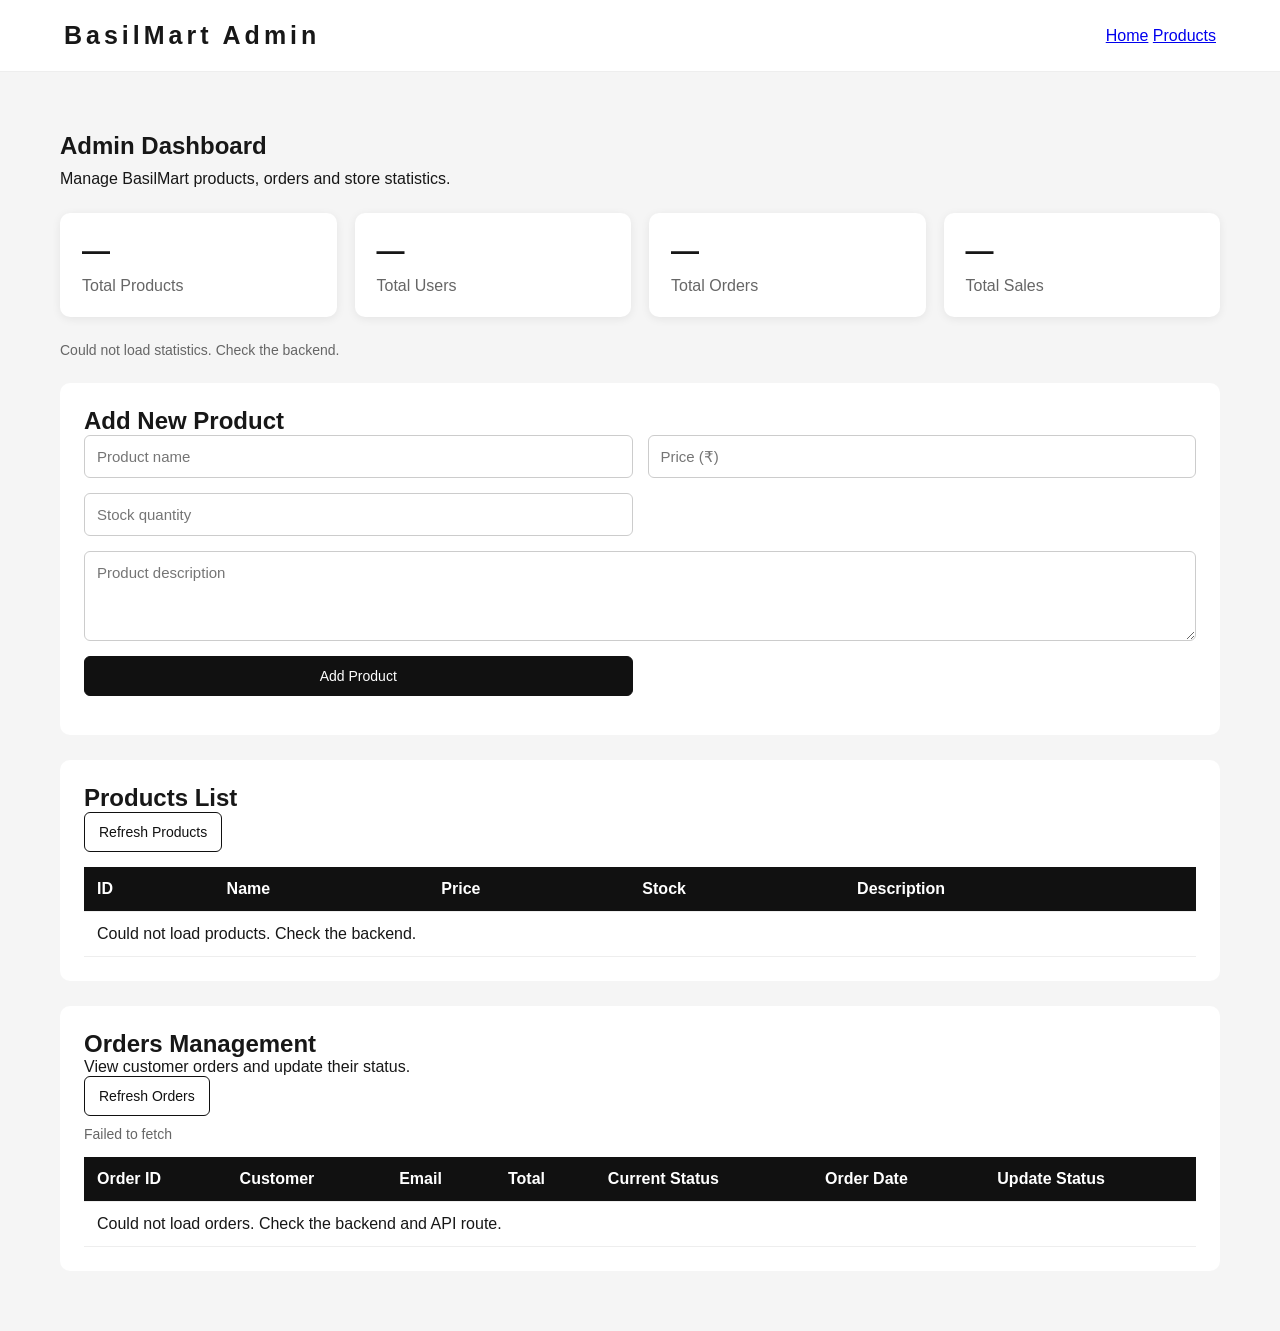
<file: frontend/admin.html>
<!DOCTYPE html>
<html lang="en">
<head>
    <meta charset="UTF-8">
    <meta name="viewport" content="width=device-width, initial-scale=1.0">
    <title>BasilMart - Admin Dashboard</title>
    <link rel="stylesheet" href="style.css">

    <style>
        * {
            box-sizing: border-box;
        }

        body {
            background: #f5f5f5;
            color: #171717;
            font-family: Arial, sans-serif;
            margin: 0;
        }

        .admin-section {
            max-width: 1200px;
            margin: 40px auto;
            padding: 20px;
        }

        .admin-section h1 {
            margin-bottom: 10px;
        }

        .dashboard {
            display: grid;
            grid-template-columns: repeat(auto-fit, minmax(180px, 1fr));
            gap: 18px;
            margin: 25px 0;
        }

        .dashboard-card {
            background: white;
            padding: 22px;
            border-radius: 10px;
            box-shadow: 0 2px 10px #00000012;
        }

        .dashboard-card h2 {
            font-size: 28px;
            margin: 0 0 10px;
            overflow-wrap: anywhere;
        }

        .dashboard-card p {
            margin: 0;
            color: #666;
        }

        .admin-panel {
            background: white;
            padding: 24px;
            border-radius: 10px;
            margin-top: 25px;
        }

        .product-form {
            display: grid;
            grid-template-columns: repeat(2, minmax(0, 1fr));
            gap: 15px;
        }

        .product-form input,
        .product-form textarea {
            width: 100%;
            padding: 12px;
            border: 1px solid #ccc;
            border-radius: 6px;
            font-size: 15px;
            font-family: inherit;
        }

        .product-form textarea {
            grid-column: 1 / -1;
            min-height: 90px;
            resize: vertical;
        }

        .product-form button,
        .refresh-button,
        .update-button {
            padding: 11px 14px;
            border: 1px solid #111;
            border-radius: 6px;
            cursor: pointer;
            font-size: 14px;
        }

        .product-form button,
        .update-button {
            background: #111;
            color: white;
        }

        .product-form button:hover,
        .update-button:hover {
            background: #333;
        }

        .product-form button:disabled,
        .update-button:disabled {
            opacity: 0.6;
            cursor: wait;
        }

        .refresh-button {
            background: white;
            color: #111;
        }

        .table-wrap {
            overflow-x: auto;
        }

        table {
            width: 100%;
            border-collapse: collapse;
            margin-top: 15px;
            background: white;
        }

        th, td {
            text-align: left;
            padding: 13px;
            border-bottom: 1px solid #eee;
            vertical-align: middle;
        }

        th {
            background: #111;
            color: white;
            white-space: nowrap;
        }

        .status-message {
            margin-top: 15px;
            font-weight: bold;
            overflow-wrap: anywhere;
        }

        .dashboard-message {
            margin-top: 10px;
            color: #666;
            font-size: 14px;
        }

        .order-status {
            padding: 9px;
            border: 1px solid #ccc;
            border-radius: 5px;
            min-width: 125px;
            background: white;
        }

        .order-actions {
            display: flex;
            flex-direction: column;
            gap: 8px;
            align-items: flex-start;
        }

        .small-message {
            font-size: 12px;
            max-width: 160px;
            overflow-wrap: anywhere;
        }

        @media (max-width: 600px) {
            .product-form {
                grid-template-columns: 1fr;
            }

            .product-form textarea {
                grid-column: auto;
            }

            .admin-section {
                margin: 20px auto;
                padding: 12px;
            }

            .admin-panel {
                padding: 16px;
            }
        }
    </style>
</head>

<body>

    <nav class="navbar">
        <div class="logo">BasilMart Admin</div>
        <div class="nav-links">
            <a href="index.html">Home</a>
            <a href="products.html">Products</a>
        </div>
    </nav>

    <section class="admin-section">

        <h1>Admin Dashboard</h1>
        <p>Manage BasilMart products, orders and store statistics.</p>

        <!-- DASHBOARD STATISTICS -->
        <div class="dashboard">
            <div class="dashboard-card">
                <h2 id="totalProducts">—</h2>
                <p>Total Products</p>
            </div>

            <div class="dashboard-card">
                <h2 id="totalUsers">—</h2>
                <p>Total Users</p>
            </div>

            <div class="dashboard-card">
                <h2 id="totalOrders">—</h2>
                <p>Total Orders</p>
            </div>

            <div class="dashboard-card">
                <h2 id="totalSales">—</h2>
                <p>Total Sales</p>
            </div>
        </div>

        <p id="statsMessage" class="dashboard-message"></p>

        <!-- ADD PRODUCT -->
        <div class="admin-panel">
            <h2>Add New Product</h2>

            <form id="productForm" class="product-form">
                <input type="text" id="productName"
                    placeholder="Product name" required>

                <input type="number" id="productPrice"
                    placeholder="Price (₹)" min="0.01"
                    step="0.01" required>

                <input type="number" id="productStock"
                    placeholder="Stock quantity" min="0"
                    step="1" required>

                <textarea id="productDescription"
                    placeholder="Product description" required></textarea>

                <button type="submit" id="addProductButton">
                    Add Product
                </button>
            </form>

            <p id="statusMessage" class="status-message"></p>
        </div>

        <!-- PRODUCTS TABLE -->
        <div class="admin-panel">
            <h2>Products List</h2>

            <button type="button" class="refresh-button"
                id="refreshButton">
                Refresh Products
            </button>

            <div class="table-wrap">
                <table>
                    <thead>
                        <tr>
                            <th>ID</th>
                            <th>Name</th>
                            <th>Price</th>
                            <th>Stock</th>
                            <th>Description</th>
                        </tr>
                    </thead>
                    <tbody id="productsTable">
                        <tr><td colspan="5">Loading products...</td></tr>
                    </tbody>
                </table>
            </div>
        </div>

        <!-- ORDERS MANAGEMENT -->
        <div class="admin-panel">
            <h2>Orders Management</h2>
            <p>View customer orders and update their status.</p>

            <button type="button" class="refresh-button"
                id="refreshOrdersButton">
                Refresh Orders
            </button>

            <p id="ordersMessage" class="dashboard-message"
                aria-live="polite"></p>

            <div class="table-wrap">
                <table>
                    <thead>
                        <tr>
                            <th>Order ID</th>
                            <th>Customer</th>
                            <th>Email</th>
                            <th>Total</th>
                            <th>Current Status</th>
                            <th>Order Date</th>
                            <th>Update Status</th>
                        </tr>
                    </thead>

                    <tbody id="ordersTable">
                        <tr>
                            <td colspan="7">Loading orders...</td>
                        </tr>
                    </tbody>
                </table>
            </div>
        </div>

    </section>

    <script src="config.js"></script>
    <script>
        const API_URL = (typeof window !== "undefined" && window.API_URL) ? window.API_URL : "http://localhost:8080";

        const productForm = document.getElementById("productForm");
        const productsTable = document.getElementById("productsTable");
        const ordersTable = document.getElementById("ordersTable");

        const totalProducts = document.getElementById("totalProducts");
        const totalUsers = document.getElementById("totalUsers");
        const totalOrders = document.getElementById("totalOrders");
        const totalSales = document.getElementById("totalSales");

        const statusMessage = document.getElementById("statusMessage");
        const statsMessage = document.getElementById("statsMessage");
        const ordersMessage = document.getElementById("ordersMessage");
        const addProductButton = document.getElementById("addProductButton");

        const allowedStatuses = [
            "Pending",
            "Placed",
            "Processing",
            "Shipped",
            "Delivered",
            "Cancelled"
        ];

        // DASHBOARD STATISTICS
        async function loadAdminStats() {
            statsMessage.textContent = "Loading dashboard statistics...";

            try {
                const response = await fetch(`${API_URL}/admin/stats`);
                const data = await response.json();

                if (!response.ok || data.success !== true) {
                    throw new Error(
                        data.message || "Unable to load statistics."
                    );
                }

                totalProducts.textContent = data.totalProducts;
                totalUsers.textContent = data.totalUsers;
                totalOrders.textContent = data.totalOrders;

                const sales = Number(data.totalSales);

                totalSales.textContent = Number.isFinite(sales)
                    ? "₹" + sales.toLocaleString("en-IN", {
                        minimumFractionDigits: 2,
                        maximumFractionDigits: 2
                    })
                    : "₹0.00";

                statsMessage.textContent =
                    "Dashboard statistics updated.";

            } catch (error) {
                statsMessage.textContent =
                    "Could not load statistics. Check the backend.";
                console.error("Admin stats error:", error);
            }
        }

        // LOAD PRODUCTS
        async function loadProducts() {
            productsTable.innerHTML =
                '<tr><td colspan="5">Loading products...</td></tr>';

            try {
                const response = await fetch(`${API_URL}/products`);
                const data = await response.json();

                if (!response.ok || data.success === false) {
                    throw new Error(
                        data.message || "Unable to load products."
                    );
                }

                const products = Array.isArray(data)
                    ? data
                    : (data.products || []);

                totalProducts.textContent = products.length;

                if (products.length === 0) {
                    productsTable.innerHTML =
                        '<tr><td colspan="5">No products found.</td></tr>';
                    return;
                }

                productsTable.innerHTML = "";

                products.forEach(product => {
                    const row = document.createElement("tr");

                    const values = [
                        product.id,
                        product.name,
                        "₹" + Number(product.price).toFixed(2),
                        product.stock,
                        product.description || ""
                    ];

                    values.forEach(value => {
                        const cell = document.createElement("td");
                        cell.textContent = value ?? "";
                        row.appendChild(cell);
                    });

                    productsTable.appendChild(row);
                });

            } catch (error) {
                productsTable.innerHTML =
                    '<tr><td colspan="5">Could not load products. Check the backend.</td></tr>';

                console.error("Load products error:", error);
            }
        }

        // ADD PRODUCT
        productForm.addEventListener("submit", async function(event) {
            event.preventDefault();

            statusMessage.textContent = "Adding product...";
            statusMessage.style.color = "#333";
            addProductButton.disabled = true;

            const product = {
                name: document.getElementById("productName").value.trim(),
                price: Number(document.getElementById("productPrice").value),
                stock: Number(document.getElementById("productStock").value),
                description: document.getElementById("productDescription").value.trim()
            };

            if (
                !product.name ||
                !product.description ||
                !Number.isFinite(product.price) ||
                product.price <= 0 ||
                !Number.isInteger(product.stock) ||
                product.stock < 0
            ) {
                statusMessage.textContent =
                    "Please enter valid product details.";
                statusMessage.style.color = "red";
                addProductButton.disabled = false;
                return;
            }

            try {
                const response = await fetch(`${API_URL}/admin/products`, {
                    method: "POST",
                    headers: {
                        "Content-Type": "application/json"
                    },
                    body: JSON.stringify(product)
                });

                const data = await response.json();

                if (!response.ok || data.success !== true) {
                    throw new Error(
                        data.message || "Product could not be added."
                    );
                }

                statusMessage.textContent =
                    data.message || "Product added successfully!";
                statusMessage.style.color = "green";

                productForm.reset();

                await loadProducts();
                await loadAdminStats();

            } catch (error) {
                statusMessage.textContent = "Error: " + error.message;
                statusMessage.style.color = "red";
                console.error("Add product error:", error);
            } finally {
                addProductButton.disabled = false;
            }
        });

        // LOAD ORDERS
        async function loadOrders() {
            ordersTable.innerHTML =
                '<tr><td colspan="7">Loading orders...</td></tr>';

            ordersMessage.textContent = "Loading orders...";

            try {
                const response = await fetch(`${API_URL}/admin/orders`);
                const data = await response.json();

                if (!response.ok || data.success !== true) {
                    throw new Error(
                        data.message || "Unable to load orders."
                    );
                }

                const orders = Array.isArray(data.orders)
                    ? data.orders
                    : [];

                if (orders.length === 0) {
                    ordersTable.innerHTML =
                        '<tr><td colspan="7">No orders found.</td></tr>';
                    ordersMessage.textContent = "No orders available.";
                    return;
                }

                ordersTable.innerHTML = "";

                orders.forEach(order => {
                    const row = document.createElement("tr");

                    function addCell(value) {
                        const cell = document.createElement("td");
                        cell.textContent = value ?? "";
                        row.appendChild(cell);
                        return cell;
                    }

                    addCell("#" + order.id);
                    addCell(order.customer_name || "Guest");
                    addCell(order.customer_email || "—");

                    const amount = Number(order.total);
                    addCell(Number.isFinite(amount)
                        ? "₹" + amount.toFixed(2)
                        : "₹0.00");

                    addCell(order.status || "Pending");

                    let formattedDate = order.created_at || "—";

                    if (order.created_at) {
                        const date = new Date(
                            order.created_at.replace(" ", "T")
                        );

                        if (!Number.isNaN(date.getTime())) {
                            formattedDate = date.toLocaleString("en-IN");
                        }
                    }

                    addCell(formattedDate);

                    const actionCell = addCell("");
                    const actions = document.createElement("div");
                    actions.className = "order-actions";

                    const select = document.createElement("select");
                    select.className = "order-status";
                    select.setAttribute(
                        "aria-label",
                        "Status for order " + order.id
                    );

                    allowedStatuses.forEach(status => {
                        const option = document.createElement("option");
                        option.value = status;
                        option.textContent = status;
                        select.appendChild(option);
                    });

                    const currentStatus = allowedStatuses.includes(order.status)
                        ? order.status
                        : "Pending";

                    select.value = currentStatus;

                    const updateButton = document.createElement("button");
                    updateButton.type = "button";
                    updateButton.className = "update-button";
                    updateButton.textContent = "Update Status";

                    const message = document.createElement("span");
                    message.className = "small-message";
                    message.setAttribute("aria-live", "polite");

                    updateButton.addEventListener("click", async function() {
                        const newStatus = select.value;

                        updateButton.disabled = true;
                        message.style.color = "#555";
                        message.textContent = "Updating...";

                        try {
                            const updateResponse = await fetch(
                                `${API_URL}/admin/orders/status`,
                                {
                                    method: "PUT",
                                    headers: {
                                        "Content-Type": "application/json"
                                    },
                                    body: JSON.stringify({
                                        id: Number(order.id),
                                        status: newStatus
                                    })
                                }
                            );

                            const updateData = await updateResponse.json();

                            if (
                                !updateResponse.ok ||
                                updateData.success !== true
                            ) {
                                throw new Error(
                                    updateData.message ||
                                    "Status update failed."
                                );
                            }

                            message.style.color = "green";
                            message.textContent = "Updated!";
                            ordersMessage.textContent =
                                "Order #" + order.id + " status updated.";

                            // Reload from database to show saved status.
                            await loadOrders();
                            await loadAdminStats();

                        } catch (error) {
                            message.style.color = "red";
                            message.textContent = error.message;
                            ordersMessage.textContent =
                                "Could not update order status.";
                            console.error("Order status error:", error);
                            updateButton.disabled = false;
                        }
                    });

                    actions.appendChild(select);
                    actions.appendChild(updateButton);
                    actions.appendChild(message);
                    actionCell.appendChild(actions);

                    ordersTable.appendChild(row);
                });

                ordersMessage.textContent =
                    "Loaded " + orders.length + " order(s).";

            } catch (error) {
                ordersTable.innerHTML =
                    '<tr><td colspan="7">Could not load orders. Check the backend and API route.</td></tr>';

                ordersMessage.textContent = error.message;
                console.error("Load orders error:", error);
            }
        }

        // REFRESH PRODUCTS AND STATISTICS
        document.getElementById("refreshButton").addEventListener(
            "click",
            async function() {
                await loadProducts();
                await loadAdminStats();
            }
        );

        // REFRESH ORDERS
        document.getElementById("refreshOrdersButton").addEventListener(
            "click",
            async function() {
                await loadOrders();
                await loadAdminStats();
            }
        );

        // INITIAL LOAD
        loadProducts();
        loadAdminStats();
        loadOrders();
    </script>

</body>
</html>
</file>
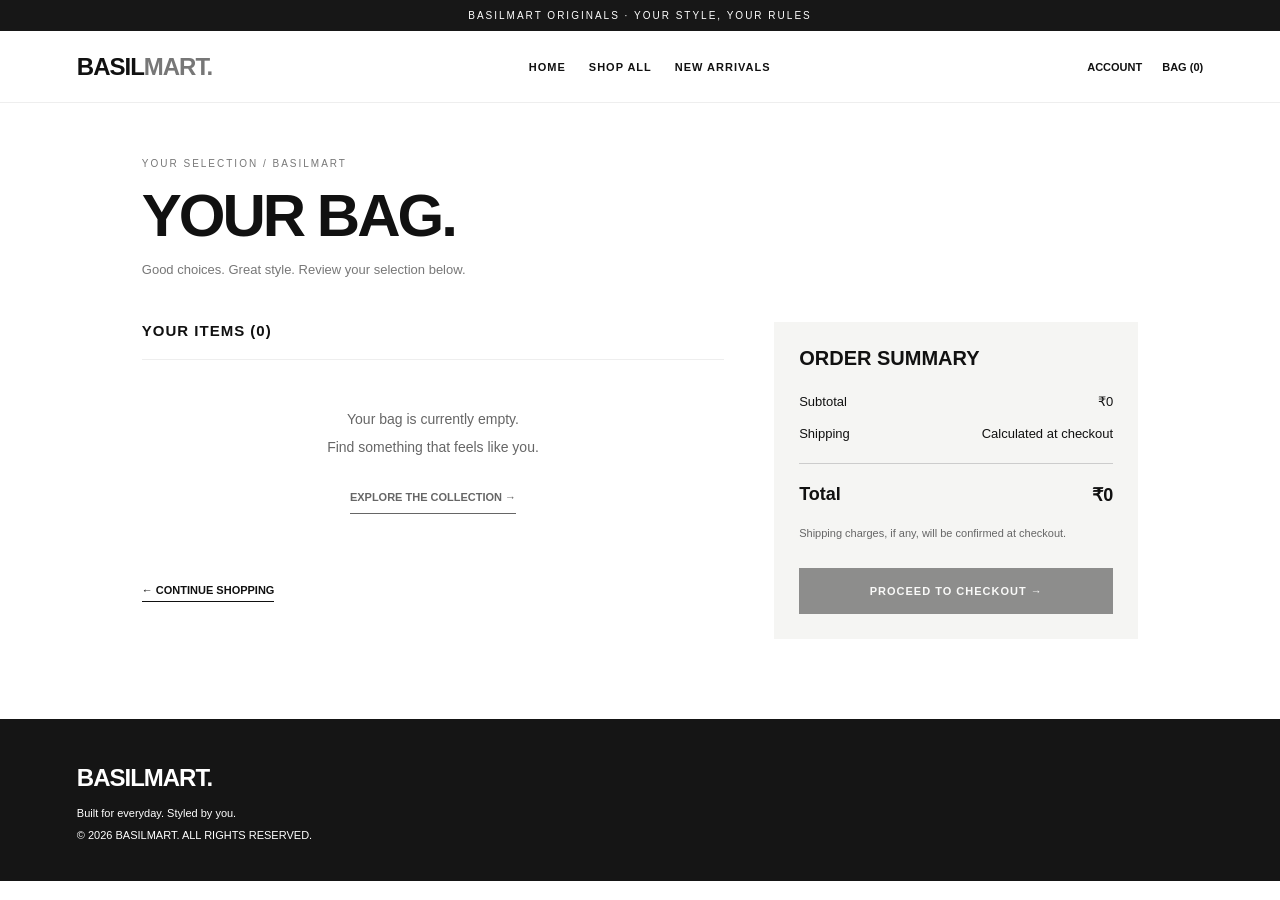
<file: frontend/cart.html>
<!DOCTYPE html>
<html lang="en">
<head>
<meta charset="UTF-8">
<meta name="viewport" content="width=device-width, initial-scale=1.0">
<title>Your Bag — BasilMart</title>
<style>
*{box-sizing:border-box;margin:0;padding:0}
body{font-family:Arial,Helvetica,sans-serif;color:#111;background:#fff}
a{color:inherit;text-decoration:none}
.top{background:#171717;color:white;text-align:center;padding:10px;font-size:10px;letter-spacing:2px}
nav{height:72px;display:flex;align-items:center;justify-content:space-between;padding:0 6%;border-bottom:1px solid #eee;gap:15px}
.logo{font-size:24px;font-weight:900;letter-spacing:-1px}
.logo span{color:#777}
.links{display:flex;gap:23px;font-size:11px;font-weight:bold;letter-spacing:1px}
.actions{display:flex;gap:20px;font-size:11px;font-weight:bold}
main{max-width:1150px;margin:auto;padding:55px 6% 80px}
.kicker{font-size:10px;letter-spacing:2px;color:#777;margin-bottom:12px}
h1{font-size:clamp(38px,6vw,60px);letter-spacing:-3px}
.subtitle{margin-top:12px;color:#777;font-size:13px}
.layout{display:grid;grid-template-columns:1.6fr 1fr;gap:50px;margin-top:45px}
.section-title{font-size:15px;letter-spacing:1px;margin-bottom:20px}
.item{display:grid;grid-template-columns:110px 1fr;gap:18px;padding:20px 0;border-top:1px solid #e5e5e5}
.item img{width:110px;height:135px;object-fit:cover;background:#f1f1f1}
.item-name{font-size:14px;font-weight:bold;margin:5px 0 10px}
.item-price{font-size:13px;color:#555}
.remove{background:none;border:0;border-bottom:1px solid #aaa;font-size:10px;margin-top:22px;padding-bottom:4px;cursor:pointer}
.summary{background:#f5f5f3;padding:25px;height:max-content}
.summary h2{font-size:20px;margin-bottom:24px}
.line{display:flex;justify-content:space-between;gap:15px;margin:17px 0;font-size:13px}
.total{display:flex;justify-content:space-between;border-top:1px solid #ccc;padding-top:20px;margin-top:22px;font-size:18px;font-weight:bold}
.note{font-size:11px;color:#666;line-height:1.7;margin-top:18px}
.btn{display:block;width:100%;margin-top:25px;padding:16px;background:#111;color:#fff;border:1px solid #111;font-size:11px;font-weight:bold;letter-spacing:1px;text-align:center;cursor:pointer}
.btn:hover{background:#fff;color:#111}
.continue{display:inline-block;margin-top:25px;font-size:11px;font-weight:bold;border-bottom:1px solid;padding-bottom:5px}
.empty{text-align:center;padding:45px 10px;border-top:1px solid #eee;color:#666;font-size:14px;line-height:2}
footer{background:#151515;color:#fff;padding:35px 6%;font-size:11px;line-height:2}
@media(max-width:700px){nav{height:65px;padding:0 4%}.logo{font-size:20px}.links{display:none}.actions{gap:12px}main{padding:38px 4% 60px}.layout{grid-template-columns:1fr;gap:35px}.item{grid-template-columns:90px 1fr}.item img{width:90px;height:115px}h1{letter-spacing:-2px}}
</style>
</head>
<body>
<div class="top">BASILMART ORIGINALS · YOUR STYLE, YOUR RULES</div>
<nav>
  <a class="logo" href="index.html">BASIL<span>MART.</span></a>
  <div class="links">
    <a href="index.html">HOME</a>
    <a href="products.html">SHOP ALL</a>
    <a href="products.html">NEW ARRIVALS</a>
  </div>
  <div class="actions">
    <a href="login.html">ACCOUNT</a>
    <a href="cart.html">BAG (<span id="count">0</span>)</a>
  </div>
</nav>

<main>
  <div class="kicker">YOUR SELECTION / BASILMART</div>
  <h1>YOUR BAG.</h1>
  <p class="subtitle">Good choices. Great style. Review your selection below.</p>

  <div class="layout">
    <section>
      <h2 class="section-title" id="itemsTitle">YOUR ITEMS</h2>
      <div id="items"></div>
      <a class="continue" href="products.html">← CONTINUE SHOPPING</a>
    </section>

    <aside class="summary">
      <h2>ORDER SUMMARY</h2>
      <div class="line"><span>Subtotal</span><span id="subtotal">₹0</span></div>
      <div class="line"><span>Shipping</span><span>Calculated at checkout</span></div>
      <div class="total"><span>Total</span><span id="total">₹0</span></div>
      <p class="note">Shipping charges, if any, will be confirmed at checkout.</p>
      <a href="checkout.html" class="btn" id="checkoutBtn">PROCEED TO CHECKOUT →</a>
    </aside>
  </div>
</main>

<footer>
  <div class="logo">BASILMART.</div>
  <p>Built for everyday. Styled by you.</p>
  <p>© 2026 BASILMART. ALL RIGHTS RESERVED.</p>
</footer>

<script src="config.js"></script>
<script>
const imageList=[
 "https://images.unsplash.com/photo-1521572163474-6864f9cf17ab?auto=format&fit=crop&w=300&q=80",
 "https://images.unsplash.com/photo-1515886657613-9f3515b0c78f?auto=format&fit=crop&w=300&q=80",
 "https://images.unsplash.com/photo-1542291026-7eec264c27ff?auto=format&fit=crop&w=300&q=80",
 "https://images.unsplash.com/photo-1523275335684-37898b6baf30?auto=format&fit=crop&w=300&q=80",
 "https://images.unsplash.com/photo-1553062407-98eeb64c6a62?auto=format&fit=crop&w=300&q=80"
];

function renderCart(){
 const cart=JSON.parse(localStorage.getItem("basilCart")||"[]");
 const items=document.getElementById("items");
 const total=cart.reduce((sum,item)=>sum+Number(item.price||0),0);

 document.getElementById("count").textContent=cart.length;
 document.getElementById("itemsTitle").textContent="YOUR ITEMS ("+cart.length+")";
 document.getElementById("subtotal").textContent="₹"+total.toLocaleString("en-IN");
 document.getElementById("total").textContent="₹"+total.toLocaleString("en-IN");

 if(cart.length===0){
  items.innerHTML='<div class="empty">Your bag is currently empty.<br>Find something that feels like you.<br><a class="continue" href="products.html">EXPLORE THE COLLECTION →</a></div>';
  document.getElementById("checkoutBtn").style.opacity=".45";
  document.getElementById("checkoutBtn").href="#";
  return;
 }

 document.getElementById("checkoutBtn").style.opacity="1";
 document.getElementById("checkoutBtn").href="checkout.html";

 items.innerHTML=cart.map((item,index)=>`
  <article class="item">
   <img src="${imageList[index%imageList.length]}" alt="Product image">
   <div>
    <div class="item-name">${escapeHtml(item.name)}</div>
    <div class="item-price">₹${Number(item.price).toLocaleString("en-IN")}</div>
    <button class="remove" onclick="removeItem(${index})">REMOVE ITEM ×</button>
   </div>
  </article>
 `).join("");
}

function escapeHtml(value){
 return String(value).replace(/[&<>"']/g,ch=>({"&":"&amp;","<":"&lt;",">":"&gt;",'"':"&quot;","'":"&#39;"}[ch]));
}

function removeItem(index){
 const cart=JSON.parse(localStorage.getItem("basilCart")||"[]");
 cart.splice(index,1);
 localStorage.setItem("basilCart",JSON.stringify(cart));
 renderCart();
}

renderCart();
</script>
</body>
</html>
</file>
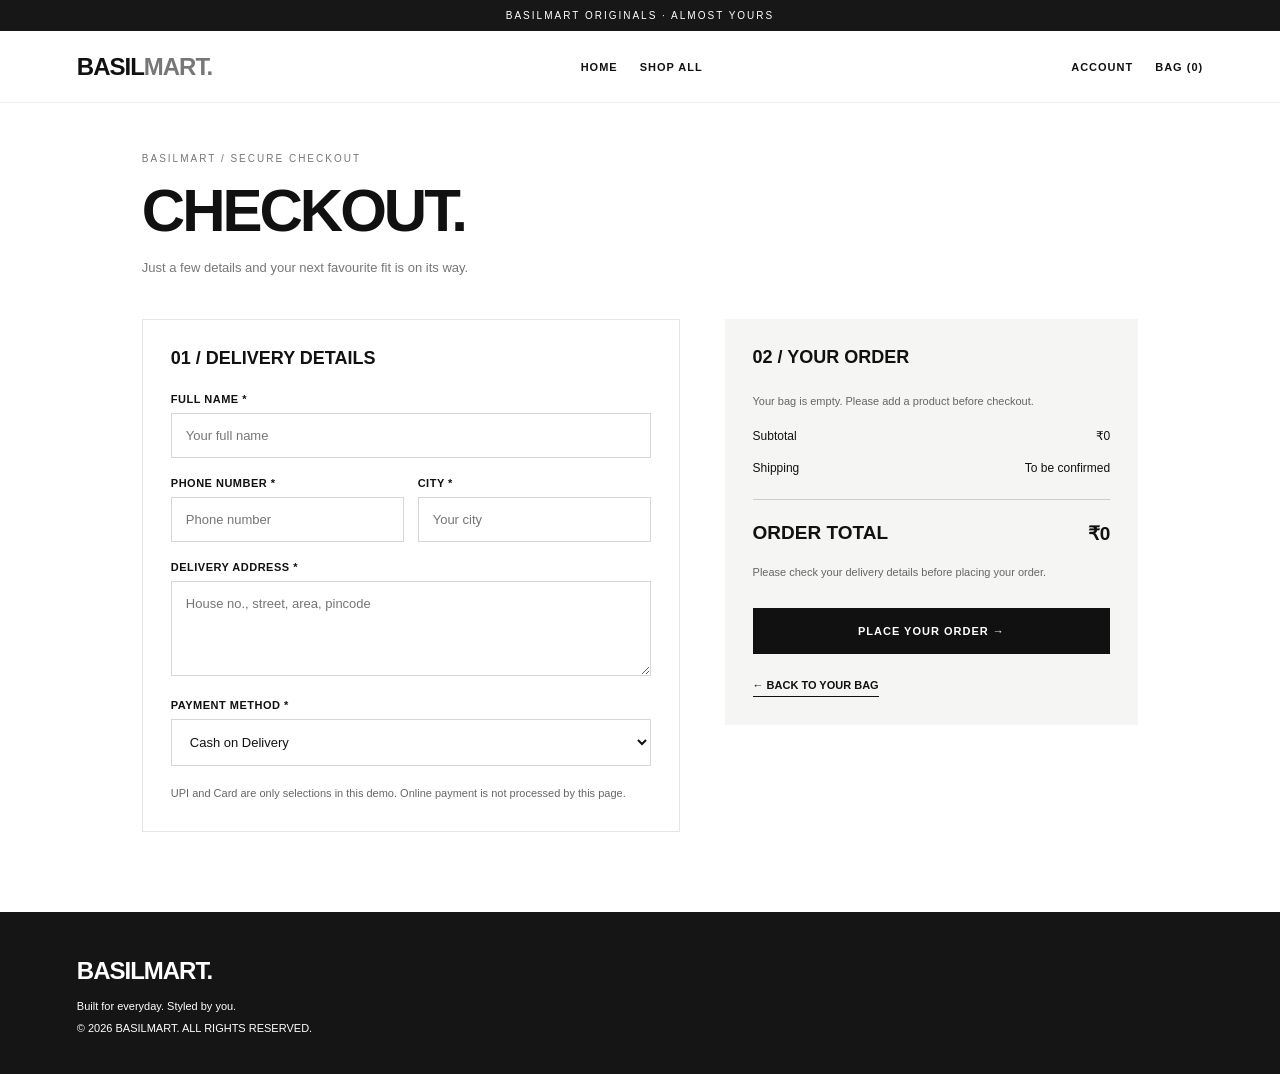
<file: frontend/checkout.html>
<!DOCTYPE html>
<html lang="en">
<head>
<meta charset="UTF-8">
<meta name="viewport" content="width=device-width, initial-scale=1.0">
<title>Checkout — BasilMart</title>
<style>
*{box-sizing:border-box;margin:0;padding:0}
body{font-family:Arial,Helvetica,sans-serif;color:#111;background:#fff}
a{color:inherit;text-decoration:none}
.top{background:#171717;color:white;text-align:center;padding:10px;font-size:10px;letter-spacing:2px}
nav{height:72px;display:flex;align-items:center;justify-content:space-between;padding:0 6%;border-bottom:1px solid #eee;gap:15px}
.logo{font-size:24px;font-weight:900;letter-spacing:-1px}
.logo span{color:#777}
.links,.actions{display:flex;gap:22px;font-size:11px;font-weight:bold;letter-spacing:1px}
main{max-width:1150px;margin:auto;padding:50px 6% 80px}
.kicker{font-size:10px;letter-spacing:2px;color:#777;margin-bottom:12px}
h1{font-size:clamp(38px,6vw,60px);letter-spacing:-3px}
.intro{color:#777;font-size:13px;margin-top:12px;line-height:1.7}
.layout{display:grid;grid-template-columns:1.3fr 1fr;gap:45px;margin-top:40px}
.panel{border:1px solid #e5e5e5;padding:28px}
h2{font-size:18px;margin-bottom:24px}
label{display:block;font-size:11px;font-weight:bold;letter-spacing:.5px;margin:19px 0 8px}
input,textarea,select{width:100%;padding:14px;border:1px solid #d7d7d7;background:#fff;font:13px Arial;color:#111}
textarea{height:95px;resize:vertical}
input:focus,textarea:focus,select:focus{outline:1px solid #111}
.row{display:grid;grid-template-columns:1fr 1fr;gap:14px}
.summary{background:#f5f5f3;border:0;height:max-content}
.item{display:flex;justify-content:space-between;gap:15px;font-size:12px;padding:15px 0;border-top:1px solid #ddd}
.line{display:flex;justify-content:space-between;gap:12px;font-size:12px;margin:18px 0}
.total{display:flex;justify-content:space-between;border-top:1px solid #ccc;padding-top:22px;margin-top:24px;font-size:19px;font-weight:bold}
.hint{font-size:11px;color:#666;line-height:1.7;margin-top:18px}
.btn{width:100%;margin-top:27px;padding:16px;background:#111;color:#fff;border:1px solid #111;font-size:11px;font-weight:bold;letter-spacing:1px;cursor:pointer}
.btn:hover{background:white;color:#111}
.back{display:inline-block;margin-top:25px;font-size:11px;font-weight:bold;border-bottom:1px solid;padding-bottom:5px}
footer{background:#151515;color:white;padding:35px 6%;font-size:11px;line-height:2}
@media(max-width:750px){nav{height:65px;padding:0 4%}.logo{font-size:20px}.links{display:none}.actions{gap:12px}main{padding:35px 4% 60px}.layout{grid-template-columns:1fr;gap:25px}.panel{padding:20px}h1{letter-spacing:-2px}}
@media(max-width:380px){.row{grid-template-columns:1fr}}
</style>
</head>
<body>
<div class="top">BASILMART ORIGINALS · ALMOST YOURS</div>

<nav>
  <a class="logo" href="index.html">BASIL<span>MART.</span></a>
  <div class="links">
    <a href="index.html">HOME</a>
    <a href="products.html">SHOP ALL</a>
  </div>
  <div class="actions">
    <a href="login.html">ACCOUNT</a>
    <a href="cart.html">BAG (<span id="cartCount">0</span>)</a>
  </div>
</nav>

<main>
  <div class="kicker">BASILMART / SECURE CHECKOUT</div>
  <h1>CHECKOUT.</h1>
  <p class="intro">Just a few details and your next favourite fit is on its way.</p>

  <form id="checkoutForm">
    <div class="layout">
      <section class="panel">
        <h2>01 / DELIVERY DETAILS</h2>

        <label for="name">FULL NAME *</label>
        <input id="name" type="text" autocomplete="name" placeholder="Your full name" required>

        <div class="row">
          <div>
            <label for="phone">PHONE NUMBER *</label>
            <input id="phone" type="tel" autocomplete="tel" placeholder="Phone number" required>
          </div>
          <div>
            <label for="city">CITY *</label>
            <input id="city" type="text" autocomplete="address-level2" placeholder="Your city" required>
          </div>
        </div>

        <label for="address">DELIVERY ADDRESS *</label>
        <textarea id="address" autocomplete="street-address" placeholder="House no., street, area, pincode" required></textarea>

        <label for="payment">PAYMENT METHOD *</label>
        <select id="payment" required>
          <option value="Cash on Delivery">Cash on Delivery</option>
          <option value="UPI">UPI (demo selection)</option>
          <option value="Card">Credit / Debit Card (demo selection)</option>
        </select>

        <p class="hint">UPI and Card are only selections in this demo. Online payment is not processed by this page.</p>
      </section>

      <aside class="panel summary">
        <h2>02 / YOUR ORDER</h2>
        <div id="orderItems"></div>
        <div class="line"><span>Subtotal</span><span id="subtotal">₹0</span></div>
        <div class="line"><span>Shipping</span><span>To be confirmed</span></div>
        <div class="total"><span>ORDER TOTAL</span><span id="total">₹0</span></div>
        <p class="hint">Please check your delivery details before placing your order.</p>
        <button class="btn" type="submit">PLACE YOUR ORDER →</button>
        <a class="back" href="cart.html">← BACK TO YOUR BAG</a>
      </aside>
    </div>
  </form>
</main>

<footer>
  <div class="logo">BASILMART.</div>
  <p>Built for everyday. Styled by you.</p>
  <p>© 2026 BASILMART. ALL RIGHTS RESERVED.</p>
</footer>

<script src="config.js"></script>
<script>
const cart = JSON.parse(localStorage.getItem("basilCart") || "[]");
const money = value => "₹" + Number(value).toLocaleString("en-IN");
const total = cart.reduce((sum,item) => sum + Number(item.price || 0), 0);

document.getElementById("cartCount").textContent = cart.length;
document.getElementById("subtotal").textContent = money(total);
document.getElementById("total").textContent = money(total);

document.getElementById("orderItems").innerHTML = cart.length
  ? cart.map(item => `
      <div class="item">
        <span>${escapeHtml(item.name)}</span>
        <strong>${money(item.price)}</strong>
      </div>`).join("")
  : '<p class="hint">Your bag is empty. Please add a product before checkout.</p>';

function escapeHtml(value) {
  return String(value).replace(/[&<>"']/g, ch => ({
    "&":"&amp;","<":"&lt;",">":"&gt;",'"':"&quot;","'":"&#39;"
  }[ch]));
}

document.getElementById("checkoutForm").addEventListener("submit", async function(event) {
  event.preventDefault();

  if (cart.length === 0) {
    alert("Your bag is empty! Please shop first.");
    window.location.href = "products.html";
    return;
  }

  const user = JSON.parse(localStorage.getItem("user") || "null");
  const userId = (user && user.id) ? user.id : 1;

  const productIds = cart.map(i => i.id || 1).join(",");
  const quantities = cart.map(i => i.quantity || 1).join(",");
  const prices = cart.map(i => i.price || 0).join(",");

  const API_URL = (typeof window !== "undefined" && window.API_URL) ? window.API_URL : "http://localhost:8080";

  try {
    const res = await fetch(
      `${API_URL}/orders?user_id=${userId}&total=${total}&product_ids=${encodeURIComponent(productIds)}&quantities=${encodeURIComponent(quantities)}&prices=${encodeURIComponent(prices)}`,
      { method: "POST" }
    );
    const data = await res.json();
    if (!data.success) {
      console.warn("Backend order creation response:", data.message);
    }
  } catch (err) {
    console.warn("Could not save order to backend database, falling back to local storage:", err);
  }

  const orders = JSON.parse(localStorage.getItem("basilOrders") || "[]");

  const order = {
    id: Date.now(),
    orderId: "BM-" + Date.now().toString().slice(-6),
    items: cart,
    total: total,
    customerName: document.getElementById("name").value.trim(),
    name: document.getElementById("name").value.trim(),
    phone: document.getElementById("phone").value.trim(),
    city: document.getElementById("city").value.trim(),
    address: document.getElementById("address").value.trim(),
    paymentMethod: document.getElementById("payment").value,
    payment: document.getElementById("payment").value,
    status: "Order Placed",
    date: new Date().toLocaleString()
  };

  orders.push(order);
  localStorage.setItem("basilOrders", JSON.stringify(orders));
  localStorage.removeItem("basilCart");

  alert("Order placed successfully!");
  window.location.href = "orders.html";
});
</script>
</body>
</html>
</file>
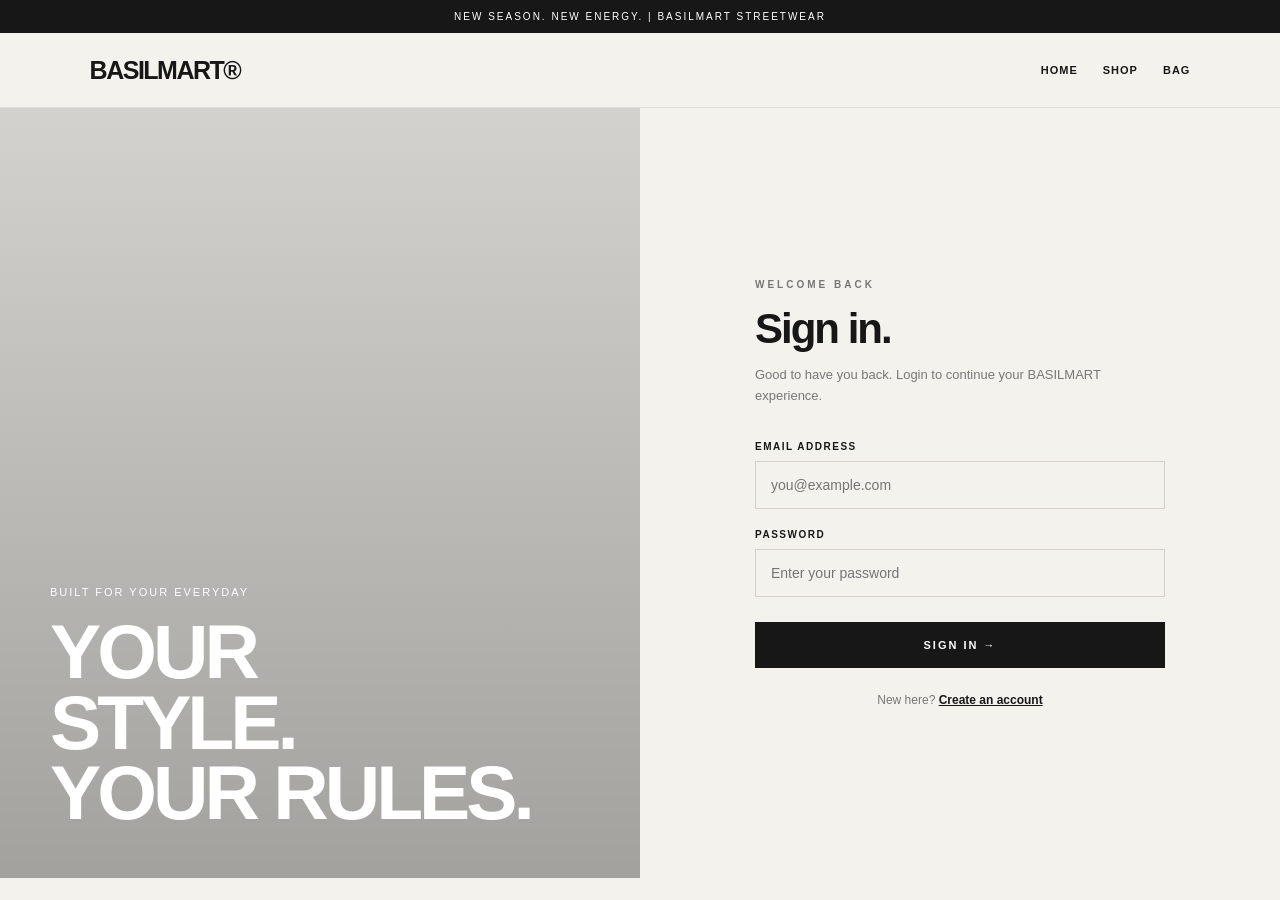
<file: frontend/login.html>
<!DOCTYPE html>
<html lang="en">
<head>
<meta charset="UTF-8">
<meta name="viewport" content="width=device-width, initial-scale=1.0">
<title>Login | BASILMART</title>
<style>
*{box-sizing:border-box;margin:0;padding:0}
body{font-family:Arial,Helvetica,sans-serif;background:#f4f2ed;color:#171717;min-height:100vh}
.topbar{background:#171717;color:white;text-align:center;padding:11px;font-size:10px;letter-spacing:2px}
nav{height:75px;display:flex;align-items:center;justify-content:space-between;padding:0 7%;border-bottom:1px solid #ddd}
.logo{font-size:25px;font-weight:900;letter-spacing:-1.5px;color:#171717;text-decoration:none}
.navlinks{display:flex;gap:25px}
.navlinks a{color:#171717;text-decoration:none;font-size:11px;font-weight:bold;letter-spacing:1px}
main{min-height:calc(100vh - 130px);display:grid;grid-template-columns:1fr 1fr}
.visual{background:linear-gradient(#0002,#0005),url('https://images.unsplash.com/photo-1523398002811-999ca8dec234?auto=format&fit=crop&w=1200&q=85') center/cover;display:flex;align-items:flex-end;padding:50px;color:white}
.visual h1{font-size:clamp(42px,6vw,78px);line-height:.92;letter-spacing:-4px;font-weight:900}
.visual p{font-size:11px;letter-spacing:2px;margin-bottom:18px}
.panel{display:flex;justify-content:center;align-items:center;padding:45px 8%}
.formbox{width:100%;max-width:410px}
.eyebrow{font-size:10px;letter-spacing:3px;font-weight:bold;color:#777;margin-bottom:15px}
h2{font-size:42px;letter-spacing:-2px;margin-bottom:12px}
.subtitle{font-size:13px;color:#777;margin-bottom:35px;line-height:1.6}
label{display:block;font-size:10px;letter-spacing:1.5px;font-weight:bold;margin:20px 0 9px}
input{width:100%;padding:15px;border:1px solid #d3d0ca;background:transparent;font-size:14px;outline:none}
input:focus{border-color:#171717}
button{margin-top:25px;width:100%;padding:17px;background:#171717;color:white;border:0;font-size:11px;font-weight:bold;letter-spacing:2px;cursor:pointer}
button:hover{background:#444}
button:disabled{opacity:.6}
#message{font-size:13px;margin-top:17px;line-height:1.5}
.bottom{font-size:12px;color:#777;margin-top:25px;text-align:center}
.bottom a{color:#171717;font-weight:bold}
@media(max-width:700px){nav{padding:0 5%;height:65px}.navlinks{gap:12px}.navlinks a{font-size:9px}main{grid-template-columns:1fr}.visual{min-height:260px;padding:28px}.visual h1{font-size:52px}.panel{padding:45px 7%}}
</style>
</head>
<body>
<div class="topbar">NEW SEASON. NEW ENERGY. | BASILMART STREETWEAR</div>
<nav>
<a class="logo" href="index.html">BASILMART®</a>
<div class="navlinks">
<a href="index.html">HOME</a>
<a href="products.html">SHOP</a>
<a href="cart.html">BAG</a>
</div>
</nav>
<main>
<section class="visual">
<div>
<p>BUILT FOR YOUR EVERYDAY</p>
<h1>YOUR<br>STYLE.<br>YOUR RULES.</h1>
</div>
</section>
<section class="panel">
<div class="formbox">
<div class="eyebrow">WELCOME BACK</div>
<h2>Sign in.</h2>
<p class="subtitle">Good to have you back. Login to continue your BASILMART experience.</p>
<form id="loginForm">
<label for="email">EMAIL ADDRESS</label>
<input id="email" type="email" placeholder="you@example.com" required>
<label for="password">PASSWORD</label>
<input id="password" type="password" placeholder="Enter your password" required>
<button id="loginButton" type="submit">SIGN IN →</button>
</form>
<p id="message" role="status"></p>
<div class="bottom">New here? <a href="register.html">Create an account</a></div>
</div>
</section>
</main>
<script src="config.js"></script>
<script>
const API_URL = (typeof window !== "undefined" && window.API_URL) ? window.API_URL : "http://localhost:8080";
const form = document.getElementById("loginForm");
const message = document.getElementById("message");
const button = document.getElementById("loginButton");

form.addEventListener("submit", async function(event) {
    event.preventDefault();
    const email = document.getElementById("email").value.trim();
    const password = document.getElementById("password").value;

    button.disabled = true;
    message.style.color = "#555";
    message.textContent = "Signing in...";

    try {
        const response = await fetch(`${API_URL}/login`, {
            method: "POST",
            headers: {"Content-Type": "application/x-www-form-urlencoded"},
            body: new URLSearchParams({email, password})
        });

        const text = await response.text();
        let data;

        try {
            data = JSON.parse(text);
        } catch {
            throw new Error("Server response is not JSON. Check that BasilMart backend is running the latest build.");
        }

        if (!response.ok || data.success === false) {
            throw new Error(data.message || "Login failed. Check your email and password.");
        }

        localStorage.setItem("basilUser", JSON.stringify(data.user || data));
        message.style.color = "green";
        message.textContent = "Login successful! Opening shop...";

        setTimeout(() => {
            window.location.href = "index.html";
        }, 800);

    } catch (error) {
        message.style.color = "#c62828";
        message.textContent = error.message === "Failed to fetch"
            ? "Cannot connect to backend. Check whether BasilMart server is running."
            : error.message;
    } finally {
        button.disabled = false;
    }
});
</script>
</body>
</html>
</file>
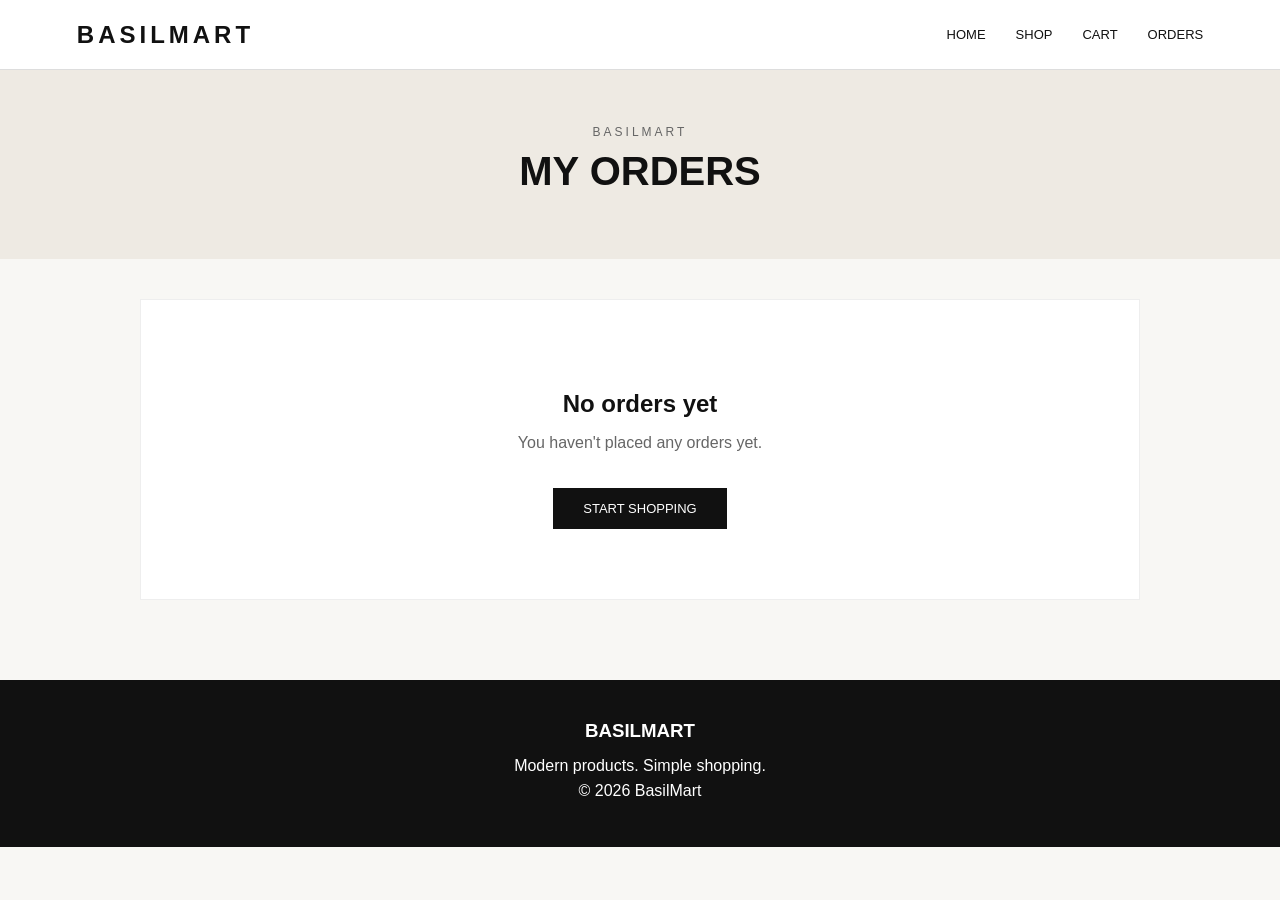
<file: frontend/orders.html>
<!DOCTYPE html>
<html lang="en">

<head>

    <meta charset="UTF-8">

    <meta
        name="viewport"
        content="width=device-width, initial-scale=1.0"
    >

    <title>BasilMart - My Orders</title>

    <style>

        * {
            box-sizing: border-box;
        }

        body {
            margin: 0;
            font-family: Arial, sans-serif;
            background: #f8f7f4;
            color: #111;
        }

        /* NAVBAR */

        nav {
            height: 70px;
            background: white;
            display: flex;
            align-items: center;
            justify-content: space-between;
            padding: 0 6%;
            border-bottom: 1px solid #ddd;
        }

        .logo {
            font-size: 24px;
            font-weight: bold;
            letter-spacing: 4px;
        }

        .nav-links {
            display: flex;
            gap: 30px;
        }

        .nav-links a {
            text-decoration: none;
            color: #111;
            font-size: 13px;
        }

        .nav-links a:hover {
            color: #555;
        }

        /* HEADER */

        .orders-header {
            text-align: center;
            padding: 55px 20px;
            background: #eeeae3;
        }

        .orders-header p {
            font-size: 12px;
            letter-spacing: 3px;
            color: #666;
            margin: 0;
        }

        .orders-header h1 {
            font-size: 40px;
            margin: 10px 0;
        }

        /* CONTAINER */

        .orders-container {
            width: 90%;
            max-width: 1000px;
            margin: 40px auto 80px;
        }

        /* ORDER CARD */

        .order-card {
            background: white;
            border: 1px solid #e5e5e5;
            margin-bottom: 25px;
            padding: 25px;
        }

        .order-top {
            display: flex;
            justify-content: space-between;
            align-items: center;
            border-bottom: 1px solid #eee;
            padding-bottom: 18px;
            margin-bottom: 18px;
        }

        .order-id {
            font-weight: bold;
            font-size: 16px;
        }

        .order-date {
            color: #666;
            font-size: 13px;
        }

        /* STATUS */

        .status {
            display: inline-block;
            background: #dcfce7;
            color: #166534;
            padding: 7px 14px;
            font-size: 12px;
            font-weight: bold;
            border-radius: 20px;
        }

        /* PRODUCT */

        .product-row {
            display: flex;
            justify-content: space-between;
            padding: 12px 0;
            border-bottom: 1px solid #f0f0f0;
        }

        .product-name {
            font-size: 14px;
        }

        .product-price {
            font-weight: bold;
            font-size: 14px;
        }

        /* DETAILS */

        .details {
            margin-top: 20px;
            background: #f8f8f8;
            padding: 18px;
        }

        .details p {
            margin: 7px 0;
            font-size: 13px;
        }

        .details strong {
            display: inline-block;
            min-width: 120px;
        }

        /* TOTAL */

        .order-total {
            display: flex;
            justify-content: space-between;
            margin-top: 20px;
            padding-top: 18px;
            border-top: 2px solid #111;
            font-size: 18px;
            font-weight: bold;
        }

        /* EMPTY */

        .empty-orders {
            background: white;
            text-align: center;
            padding: 70px 20px;
            border: 1px solid #eee;
        }

        .empty-orders h2 {
            margin-bottom: 10px;
        }

        .empty-orders p {
            color: #666;
        }

        .shop-btn {
            display: inline-block;
            margin-top: 20px;
            padding: 13px 30px;
            background: #111;
            color: white;
            text-decoration: none;
            font-size: 13px;
        }

        .shop-btn:hover {
            background: #333;
        }

        /* FOOTER */

        footer {
            background: #111;
            color: white;
            text-align: center;
            padding: 40px;
        }

        footer h3 {
            margin: 0 0 15px;
        }

        footer p {
            margin: 7px 0;
        }

        /* MOBILE */

        @media(max-width: 600px) {

            nav {
                padding: 0 20px;
            }

            .logo {
                font-size: 20px;
                letter-spacing: 3px;
            }

            .nav-links {
                gap: 12px;
            }

            .nav-links a {
                font-size: 11px;
            }

            .orders-header {
                padding: 40px 15px;
            }

            .orders-header h1 {
                font-size: 32px;
            }

            .order-top {
                flex-direction: column;
                align-items: flex-start;
                gap: 12px;
            }

            .product-row {
                gap: 15px;
            }

            .details strong {
                min-width: 100px;
            }

        }

    </style>

</head>


<body>


    <!-- NAVBAR -->

    <nav>

        <div class="logo">
            BASILMART
        </div>

        <div class="nav-links">

            <a href="index.html">
                HOME
            </a>

            <a href="products.html">
                SHOP
            </a>

            <a href="cart.html">
                CART
            </a>

            <a href="orders.html">
                ORDERS
            </a>

        </div>

    </nav>


    <!-- HEADER -->

    <section class="orders-header">

        <p>BASILMART</p>

        <h1>MY ORDERS</h1>

    </section>


    <!-- ORDERS -->

    <div class="orders-container">

        <div id="ordersContainer"></div>

    </div>


    <!-- FOOTER -->

    <footer>

        <h3>
            BASILMART
        </h3>

        <p>
            Modern products. Simple shopping.
        </p>

        <p>
            © 2026 BasilMart
        </p>

    </footer>


    <script src="config.js"></script>
    <script>

        /* =========================
           GET ORDERS
        ========================= */

        const orders =
            JSON.parse(
                localStorage.getItem(
                    "basilOrders"
                )
            ) || [];


        const container =
            document.getElementById(
                "ordersContainer"
            );


        /* =========================
           EMPTY ORDERS
        ========================= */

        if (orders.length === 0) {

            container.innerHTML = `

                <div class="empty-orders">

                    <h2>
                        No orders yet
                    </h2>

                    <p>
                        You haven't placed
                        any orders yet.
                    </p>

                    <a
                        href="products.html"
                        class="shop-btn"
                    >
                        START SHOPPING
                    </a>

                </div>

            `;

        }


        /* =========================
           DISPLAY ORDERS
        ========================= */

        else {

            /* NEWEST ORDER FIRST */

            const reversedOrders =
                [...orders].reverse();


            reversedOrders.forEach(
                function(order) {


                    const card =
                        document.createElement(
                            "div"
                        );


                    card.className =
                        "order-card";


                    /* PRODUCTS */

                    let productsHTML =
                        "";


                    order.items.forEach(
                        function(item) {

                            const price =
                                Number(
                                    item.price
                                ) || 0;


                            const quantity =
                                Number(
                                    item.quantity
                                ) || 1;


                            const itemTotal =
                                price * quantity;


                            productsHTML += `

                                <div class="product-row">

                                    <span class="product-name">

                                        ${item.name}
                                        × ${quantity}

                                    </span>

                                    <span class="product-price">

                                        ₹${itemTotal.toLocaleString("en-IN")}

                                    </span>

                                </div>

                            `;

                        }
                    );


                    /* ORDER CARD */

                    card.innerHTML = `

                        <div class="order-top">

                            <div>

                                <div class="order-id">

                                    Order ID:
                                    ${order.orderId}

                                </div>

                                <div class="order-date">

                                    ${order.date}

                                </div>

                            </div>


                            <div class="status">

                                ${order.status}

                            </div>

                        </div>


                        <div>

                            ${productsHTML}

                        </div>


                        <div class="details">

                            <p>

                                <strong>
                                    Customer:
                                </strong>

                                ${order.customerName}

                            </p>


                            <p>

                                <strong>
                                    Phone:
                                </strong>

                                ${order.phone}

                            </p>


                            <p>

                                <strong>
                                    Address:
                                </strong>

                                ${order.address}

                            </p>


                            <p>

                                <strong>
                                    Payment:
                                </strong>

                                ${order.paymentMethod}

                            </p>

                        </div>


                        <div class="order-total">

                            <span>
                                Total
                            </span>

                            <span>
                                ₹${Number(order.total).toLocaleString("en-IN")}
                            </span>

                        </div>

                    `;


                    container.appendChild(
                        card
                    );

                }
            );

        }

    </script>


</body>

</html>
</file>
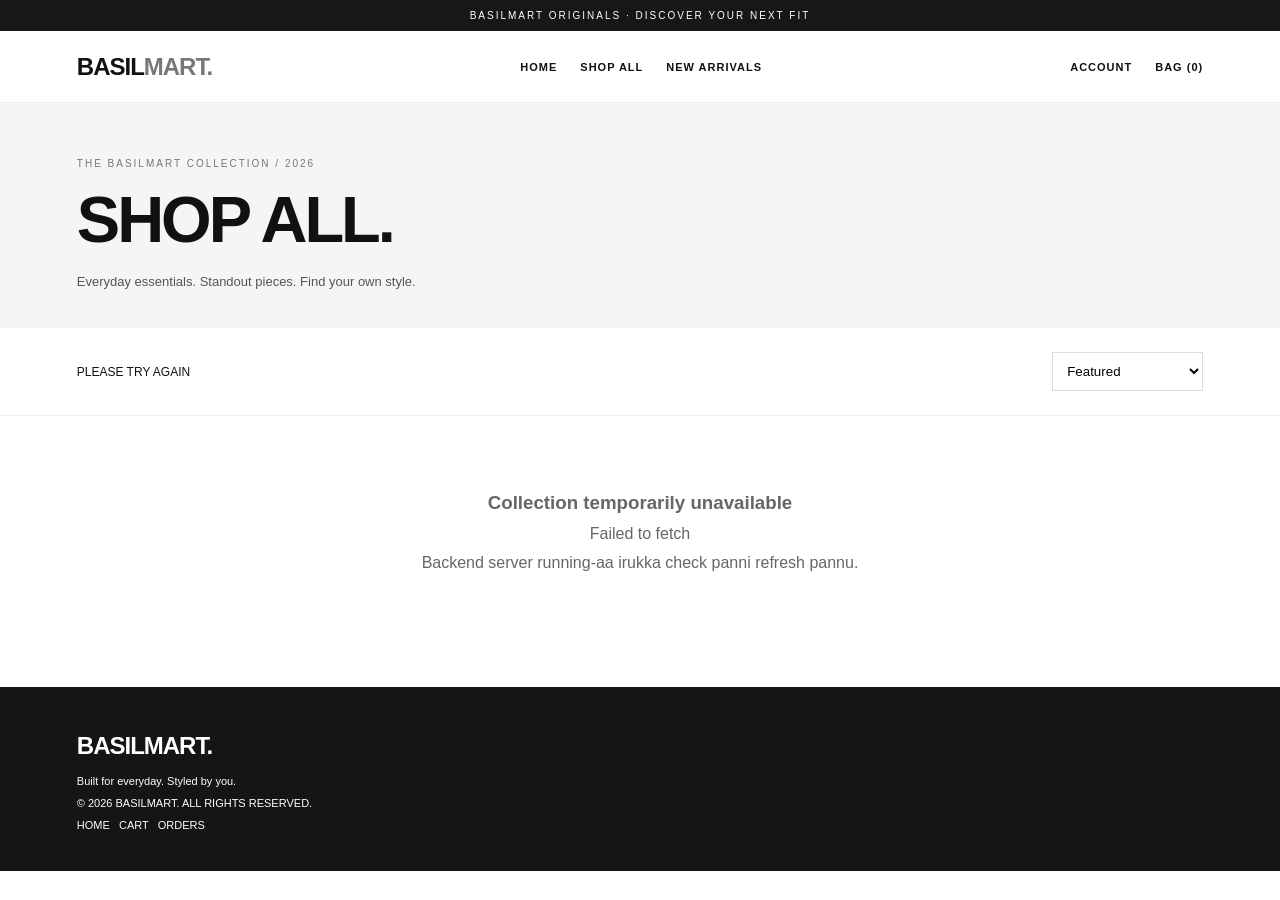
<file: frontend/products.html>
<!DOCTYPE html>
<html lang="en">
<head>
<meta charset="UTF-8">
<meta name="viewport" content="width=device-width, initial-scale=1.0">
<title>Shop All — BasilMart</title>
<style>
*{box-sizing:border-box;margin:0;padding:0}
body{font-family:Arial,Helvetica,sans-serif;color:#111;background:#fff}
a{color:inherit;text-decoration:none}
.top{background:#171717;color:#fff;text-align:center;padding:10px;font-size:10px;letter-spacing:2px}
nav{height:72px;display:flex;align-items:center;justify-content:space-between;padding:0 6%;border-bottom:1px solid #eee;gap:15px}
.logo{font-weight:900;font-size:24px;letter-spacing:-1px}
.logo span{color:#777}
.links,.actions{display:flex;gap:23px;font-size:11px;font-weight:bold;letter-spacing:1px}
.header{padding:55px 6% 35px;background:#f5f5f3}
.kicker{font-size:10px;letter-spacing:2px;color:#777;margin-bottom:13px}
h1{font-size:clamp(38px,6vw,65px);letter-spacing:-3px}
.subtitle{margin-top:14px;font-size:13px;color:#555;line-height:1.7}
.toolbar{display:flex;justify-content:space-between;align-items:center;padding:24px 6%;border-bottom:1px solid #eee;font-size:12px}
.toolbar select{padding:10px;border:1px solid #ddd;background:white}
.grid{padding:30px 6% 70px;display:grid;grid-template-columns:repeat(4,minmax(0,1fr));gap:28px 14px}
.card{min-width:0}
.imagebox{position:relative;background:#f2f2f2;overflow:hidden}
.imagebox img{width:100%;aspect-ratio:3/4;object-fit:cover;display:block;transition:transform .35s}
.card:hover img{transform:scale(1.035)}
.tag{position:absolute;top:12px;left:12px;background:#fff;padding:7px 9px;font-size:9px;letter-spacing:1px}
.info{padding:14px 0}
.name{font-size:13px;font-weight:bold;margin-bottom:8px}
.desc{font-size:11px;color:#777;line-height:1.5;margin-bottom:9px}
.price{font-size:13px;margin-bottom:13px}
.add{width:100%;background:#111;color:white;border:1px solid #111;padding:13px 8px;font-size:10px;font-weight:bold;letter-spacing:1px;cursor:pointer}
.add:hover{background:#fff;color:#111}
.message{grid-column:1/-1;text-align:center;padding:40px;color:#666;line-height:1.8}
footer{background:#151515;color:white;padding:35px 6%;font-size:11px;line-height:2}
@media(max-width:850px){.grid{grid-template-columns:repeat(3,minmax(0,1fr))}.links{gap:12px}}
@media(max-width:600px){nav{padding:0 4%;height:64px}.logo{font-size:20px}.links{display:none}.actions{gap:12px;font-size:10px}.header{padding:40px 5% 30px}h1{letter-spacing:-2px}.grid{grid-template-columns:repeat(2,minmax(0,1fr));padding:22px 4% 45px;gap:23px 10px}.toolbar{padding:17px 4%}.name{font-size:12px}}
</style>
</head>
<body>
<div class="top">BASILMART ORIGINALS · DISCOVER YOUR NEXT FIT</div>

<nav>
  <a class="logo" href="index.html">BASIL<span>MART.</span></a>
  <div class="links">
    <a href="index.html">HOME</a>
    <a href="products.html">SHOP ALL</a>
    <a href="products.html">NEW ARRIVALS</a>
  </div>
  <div class="actions">
    <a href="login.html">ACCOUNT</a>
    <a href="cart.html">BAG (<span id="cartCount">0</span>)</a>
  </div>
</nav>

<header class="header">
  <div class="kicker">THE BASILMART COLLECTION / 2026</div>
  <h1>SHOP ALL.</h1>
  <p class="subtitle">Everyday essentials. Standout pieces. Find your own style.</p>
</header>

<div class="toolbar">
  <span id="productCount">LOADING COLLECTION...</span>
  <select id="sort">
    <option value="default">Featured</option>
    <option value="low">Price: Low to High</option>
    <option value="high">Price: High to Low</option>
    <option value="name">Name: A to Z</option>
  </select>
</div>

<main class="grid" id="products">
  <div class="message">Loading collection...</div>
</main>

<footer>
  <div class="logo">BASILMART.</div>
  <p>Built for everyday. Styled by you.</p>
  <p>© 2026 BASILMART. ALL RIGHTS RESERVED.</p>
  <p><a href="index.html">HOME</a> &nbsp; <a href="cart.html">CART</a> &nbsp; <a href="orders.html">ORDERS</a></p>
</footer>

<script src="config.js"></script>
<script>
const API_URL = (typeof window !== "undefined" && window.API_URL) ? window.API_URL : "http://localhost:8080";
const fallbackImages = [
 "https://images.unsplash.com/photo-1521572163474-6864f9cf17ab?auto=format&fit=crop&w=600&q=80",
 "https://images.unsplash.com/photo-1515886657613-9f3515b0c78f?auto=format&fit=crop&w=600&q=80",
 "https://images.unsplash.com/photo-1542291026-7eec264c27ff?auto=format&fit=crop&w=600&q=80",
 "https://images.unsplash.com/photo-1523275335684-37898b6baf30?auto=format&fit=crop&w=600&q=80",
 "https://images.unsplash.com/photo-1553062407-98eeb64c6a62?auto=format&fit=crop&w=600&q=80"
];

let products = [];

function updateCartCount() {
  const cart = JSON.parse(localStorage.getItem("basilCart") || "[]");
  document.getElementById("cartCount").textContent = cart.length;
}

function addToCart(id) {
  const product = products.find(p => String(p.id) === String(id));
  if (!product) return;

  const cart = JSON.parse(localStorage.getItem("basilCart") || "[]");
  cart.push({
    id: product.id,
    name: product.name,
    price: Number(product.price)
  });

  localStorage.setItem("basilCart", JSON.stringify(cart));
  updateCartCount();
  alert(product.name + " added to cart!");
}

function escapeHtml(value) {
  return String(value).replace(/[&<>"']/g, ch => ({
    "&":"&amp;", "<":"&lt;", ">":"&gt;",
    '"':"&quot;", "'":"&#39;"
  }[ch]));
}

function renderProducts() {
  const grid = document.getElementById("products");
  const sort = document.getElementById("sort").value;
  let shown = [...products];

  if (sort === "low") shown.sort((a,b) => Number(a.price)-Number(b.price));
  if (sort === "high") shown.sort((a,b) => Number(b.price)-Number(a.price));
  if (sort === "name") shown.sort((a,b) => a.name.localeCompare(b.name));

  document.getElementById("productCount").textContent = shown.length + " PRODUCTS";

  if (!shown.length) {
    grid.innerHTML = '<div class="message">No products found.</div>';
    return;
  }

  grid.innerHTML = shown.map((p,index) => `
    <article class="card">
      <div class="imagebox">
        <img src="${fallbackImages[index % fallbackImages.length]}"
             alt="${escapeHtml(p.name)}" loading="lazy">
        <span class="tag">BASILMART EDIT</span>
      </div>
      <div class="info">
        <div class="name">${escapeHtml(p.name)}</div>
        <div class="desc">${escapeHtml(p.description || "Everyday style. Made for you.")}</div>
        <div class="price">₹${Number(p.price).toLocaleString("en-IN")}</div>
        <button class="add" onclick="addToCart('${String(p.id).replace(/'/g, "\\'")}')">
          ADD TO BAG +
        </button>
      </div>
    </article>
  `).join("");
}

async function loadProducts() {
  const grid = document.getElementById("products");

  try {
    const response = await fetch(`${API_URL}/products`, {
      method: "GET"
    });

    const text = await response.text();
    let data;

    try {
      data = JSON.parse(text);
    } catch {
      throw new Error("Backend JSON response varala. Server route-ai check pannanum.");
    }

    if (!response.ok || data.success === false) {
      throw new Error(data.message || "Products request failed.");
    }

    products = Array.isArray(data) ? data : (data.products || []);
    renderProducts();

  } catch (error) {
    grid.innerHTML = `
      <div class="message">
        <h3>Collection temporarily unavailable</h3>
        <p>${escapeHtml(error.message || "Backend connection failed.")}</p>
        <p>Backend server running-aa irukka check panni refresh pannu.</p>
      </div>`;
    document.getElementById("productCount").textContent = "PLEASE TRY AGAIN";
  }
}

document.getElementById("sort").addEventListener("change", renderProducts);
updateCartCount();
loadProducts();
</script>
</body>
</html>
</file>
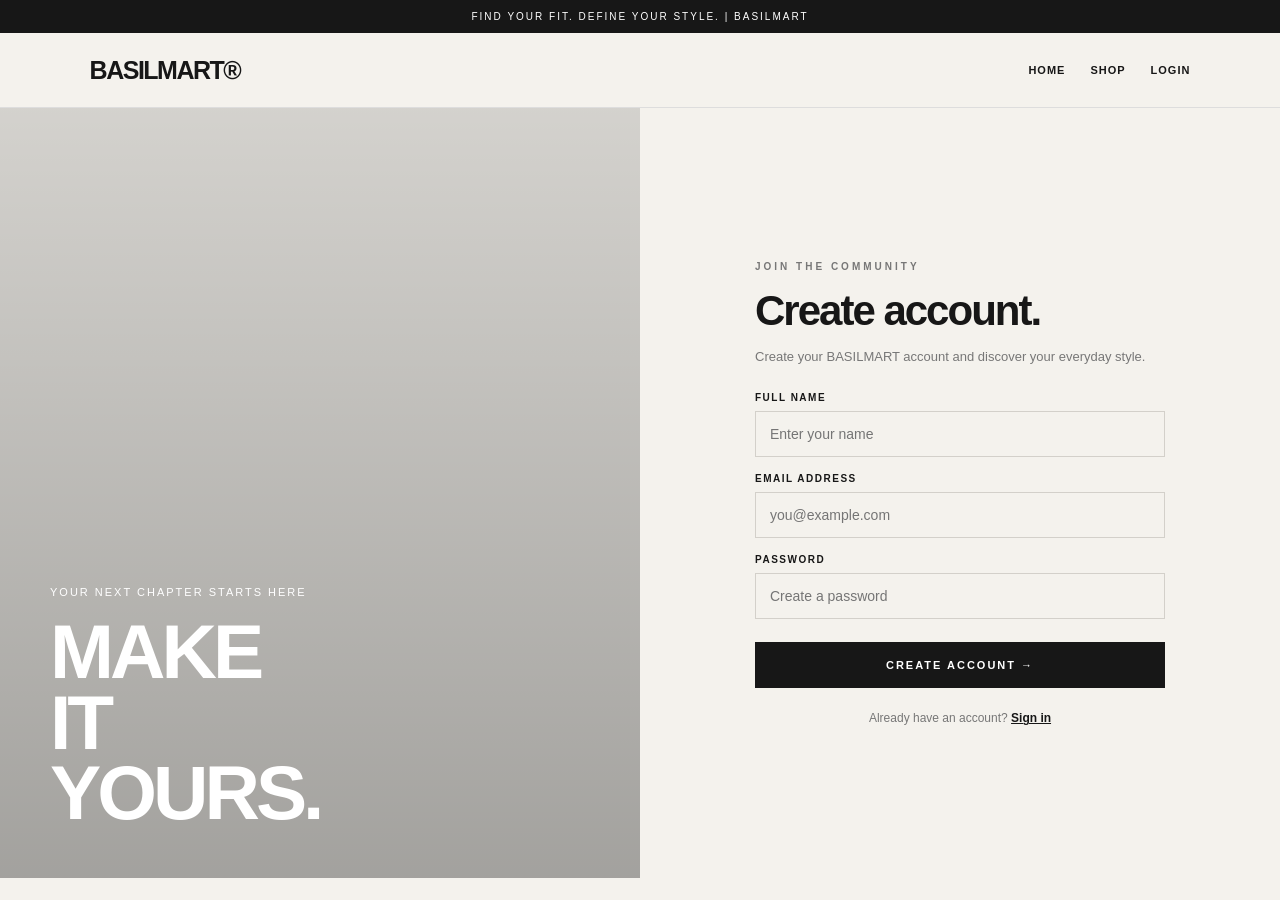
<file: frontend/register.html>
<!DOCTYPE html>
<html lang="en">
<head>
<meta charset="UTF-8">
<meta name="viewport" content="width=device-width, initial-scale=1.0">
<title>Create Account | BASILMART</title>

<style>
*{box-sizing:border-box;margin:0;padding:0}
body{font-family:Arial,Helvetica,sans-serif;background:#f4f2ed;color:#171717;min-height:100vh}
.topbar{background:#171717;color:white;text-align:center;padding:11px;font-size:10px;letter-spacing:2px}
nav{height:75px;display:flex;align-items:center;justify-content:space-between;padding:0 7%;border-bottom:1px solid #ddd}
.logo{font-size:25px;font-weight:900;letter-spacing:-1.5px;color:#171717;text-decoration:none}
.navlinks{display:flex;gap:25px}
.navlinks a{color:#171717;text-decoration:none;font-size:11px;font-weight:bold;letter-spacing:1px}
main{min-height:calc(100vh - 130px);display:grid;grid-template-columns:1fr 1fr}
.visual{background:linear-gradient(#0002,#0005),url('https://images.unsplash.com/photo-1529139574466-a303027c1d8b?auto=format&fit=crop&w=1200&q=85') center/cover;display:flex;align-items:flex-end;padding:50px;color:white}
.visual h1{font-size:clamp(42px,6vw,78px);line-height:.92;letter-spacing:-4px;font-weight:900}
.visual p{font-size:11px;letter-spacing:2px;margin-bottom:18px}
.panel{display:flex;justify-content:center;align-items:center;padding:40px 8%}
.formbox{width:100%;max-width:410px}
.eyebrow{font-size:10px;letter-spacing:3px;font-weight:bold;color:#777;margin-bottom:15px}
h2{font-size:42px;letter-spacing:-2px;margin-bottom:12px}
.subtitle{font-size:13px;color:#777;margin-bottom:25px;line-height:1.6}
label{display:block;font-size:10px;letter-spacing:1.5px;font-weight:bold;margin:16px 0 8px}
input{width:100%;padding:14px;border:1px solid #d3d0ca;background:transparent;font-size:14px;outline:none}
input:focus{border-color:#171717}
button{margin-top:23px;width:100%;padding:17px;background:#171717;color:white;border:0;font-size:11px;font-weight:bold;letter-spacing:2px;cursor:pointer}
button:hover{background:#444}
button:disabled{opacity:.6;cursor:wait}
#message{font-size:13px;margin-top:15px;line-height:1.5}
.bottom{font-size:12px;color:#777;margin-top:23px;text-align:center}
.bottom a{color:#171717;font-weight:bold}
@media(max-width:700px){nav{padding:0 5%;height:65px}.navlinks{gap:12px}.navlinks a{font-size:9px}main{grid-template-columns:1fr}.visual{min-height:230px;padding:28px}.visual h1{font-size:50px}.panel{padding:35px 7%}}
</style>
</head>

<body>
<div class="topbar">FIND YOUR FIT. DEFINE YOUR STYLE. | BASILMART</div>

<nav>
<a class="logo" href="index.html">BASILMART®</a>
<div class="navlinks">
<a href="index.html">HOME</a>
<a href="products.html">SHOP</a>
<a href="login.html">LOGIN</a>
</div>
</nav>

<main>
<section class="visual">
<div>
<p>YOUR NEXT CHAPTER STARTS HERE</p>
<h1>MAKE<br>IT<br>YOURS.</h1>
</div>
</section>

<section class="panel">
<div class="formbox">
<div class="eyebrow">JOIN THE COMMUNITY</div>
<h2>Create account.</h2>
<p class="subtitle">Create your BASILMART account and discover your everyday style.</p>

<form id="registerForm">
<label for="name">FULL NAME</label>
<input id="name" name="name" type="text" placeholder="Enter your name" required>

<label for="email">EMAIL ADDRESS</label>
<input id="email" name="email" type="email" placeholder="you@example.com" required>

<label for="password">PASSWORD</label>
<input id="password" name="password" type="password" placeholder="Create a password" minlength="6" required>

<button id="registerButton" type="submit">CREATE ACCOUNT →</button>
</form>

<p id="message" role="status"></p>
<div class="bottom">Already have an account? <a href="login.html">Sign in</a></div>
</div>
</section>
</main>

<script src="config.js"></script>
<script>
const API_URL = (typeof window !== "undefined" && window.API_URL) ? window.API_URL : "http://localhost:8080";
const form = document.getElementById("registerForm");
const message = document.getElementById("message");
const button = document.getElementById("registerButton");

form.addEventListener("submit", async function(event) {
    event.preventDefault();

    const name = document.getElementById("name").value.trim();
    const email = document.getElementById("email").value.trim();
    const password = document.getElementById("password").value;

    message.style.color = "#555";
    message.textContent = "Creating your account...";
    button.disabled = true;

    try {
        const response = await fetch(`${API_URL}/register`, {
            method: "POST",
            headers: {
                "Content-Type": "application/x-www-form-urlencoded"
            },
            body: new URLSearchParams({
                name: name,
                email: email,
                password: password
            })
        });

        const responseText = await response.text();
        let data;

        try {
            data = JSON.parse(responseText);
        } catch {
            throw new Error("Server returned an unexpected response. Check the backend route.");
        }

        if (!response.ok || data.success === false) {
            throw new Error(data.message || "Registration failed. Please try again.");
        }

        message.style.color = "green";
        message.textContent = data.message || "Account created successfully! You can sign in now.";
        form.reset();

    } catch (error) {
        message.style.color = "#c62828";

        if (error.message === "Failed to fetch") {
            message.textContent = "Cannot connect to BasilMart backend. Check whether the server is running.";
        } else {
            message.textContent = error.message;
        }
    } finally {
        button.disabled = false;
    }
});
</script>
</body>
</html>
</file>
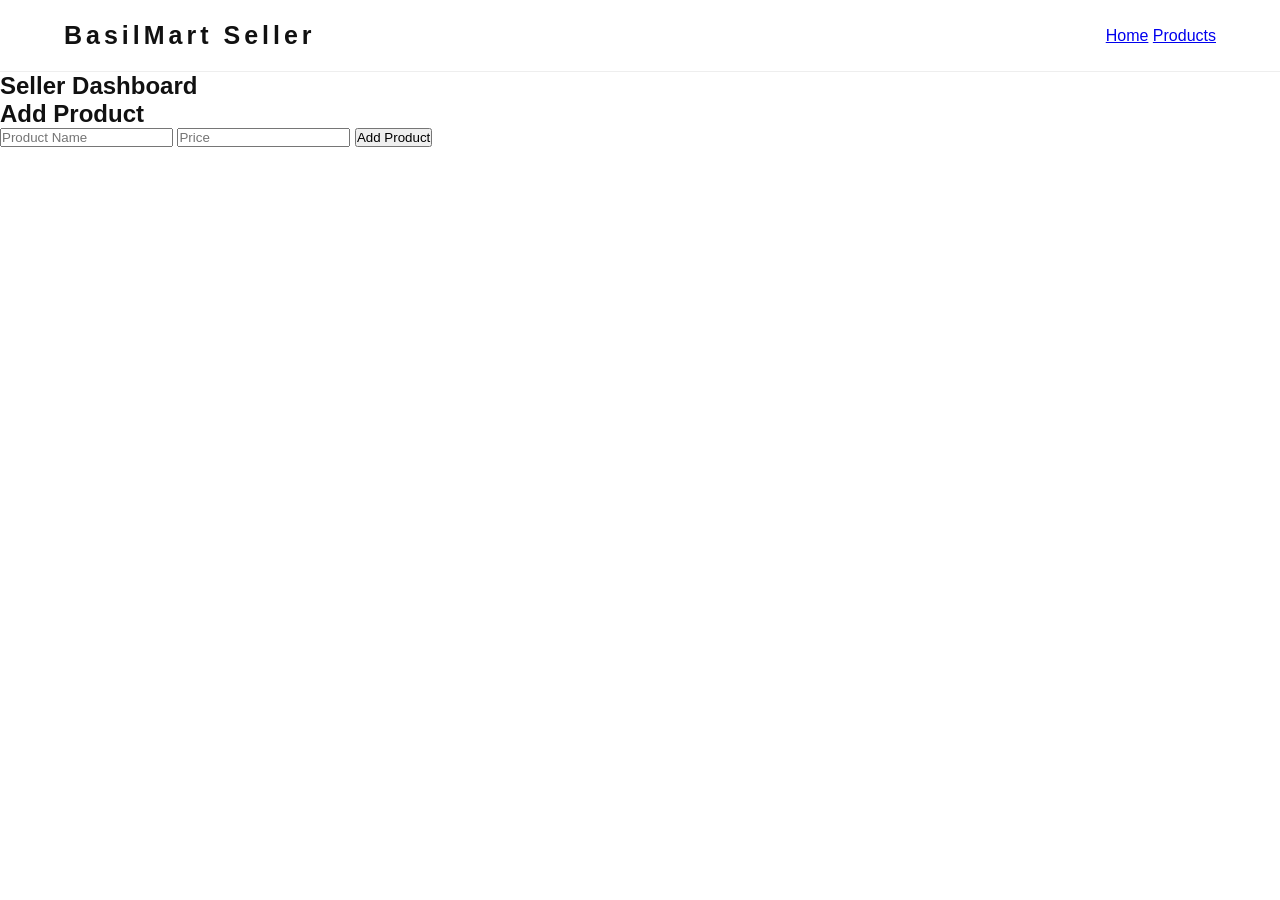
<file: frontend/seller.html>
<!DOCTYPE html>
<html lang="en">
<head>
    <meta charset="UTF-8">
    <meta name="viewport" content="width=device-width, initial-scale=1.0">
    <title>BasilMart - Seller</title>
    <link rel="stylesheet" href="style.css">
</head>

<body>

<nav class="navbar">
    <div class="logo">BasilMart Seller</div>

    <div class="nav-links">
        <a href="index.html">Home</a>
        <a href="products.html">Products</a>
    </div>
</nav>

<section class="seller-section">

    <h1>Seller Dashboard</h1>

    <div class="form-container">

        <h2>Add Product</h2>

        <form onsubmit="addProduct(event)">

            <input type="text"
                   id="productName"
                   placeholder="Product Name"
                   required>

            <input type="number"
                   id="productPrice"
                   placeholder="Price"
                   required>

            <button class="btn" type="submit">
                Add Product
            </button>

        </form>

    </div>

</section>

<script src="config.js"></script>
<script src="script.js"></script>
</body>
</html>
</file>
<file: frontend/style.css>
* {
    margin: 0;
    padding: 0;
    box-sizing: border-box;
}

body {
    font-family: Arial, Helvetica, sans-serif;
    color: #111;
    background: #fff;
}


/* ================= NAVBAR ================= */

.navbar {
    height: 72px;
    display: flex;
    align-items: center;
    justify-content: space-between;
    padding: 0 5%;
    background: #fff;
    border-bottom: 1px solid #eee;
    position: sticky;
    top: 0;
    z-index: 100;
}

.logo {
    font-size: 25px;
    font-weight: 700;
    letter-spacing: 4px;
}

.navbar nav {
    display: flex;
    gap: 35px;
}

.navbar nav a {
    text-decoration: none;
    color: #111;
    font-size: 12px;
    letter-spacing: 1.5px;
}

.navbar nav a:hover {
    text-decoration: underline;
}

.nav-icons {
    display: flex;
    gap: 18px;
}

.nav-icons a {
    text-decoration: none;
    color: #111;
    font-size: 20px;
}


/* ================= HERO ================= */

.hero {
    height: 680px;
    position: relative;
    overflow: hidden;
}

.hero-image {
    position: absolute;
    inset: 0;

    background:
        linear-gradient(
            rgba(0,0,0,0.25),
            rgba(0,0,0,0.25)
        ),
        url("https://images.unsplash.com/photo-1483985988355-763728e1935b?auto=format&fit=crop&w=1800&q=90");

    background-size: cover;
    background-position: center;
}

.hero-content {
    position: absolute;
    left: 8%;
    bottom: 90px;
    color: white;
}

.hero-content p:first-child {
    font-size: 13px;
    letter-spacing: 4px;
    margin-bottom: 20px;
}

.hero-content h1 {
    font-size: 70px;
    line-height: 0.95;
    letter-spacing: -2px;
    margin-bottom: 25px;
}

.hero-text {
    font-size: 15px;
    margin-bottom: 30px;
}

.shop-btn {
    display: inline-block;
    padding: 15px 35px;
    background: white;
    color: #111;
    text-decoration: none;
    font-size: 12px;
    letter-spacing: 2px;
}

.shop-btn:hover {
    background: #111;
    color: white;
}


/* ================= CATEGORIES ================= */

.categories {
    padding: 100px 5%;
}

.section-title {
    text-align: center;
    margin-bottom: 50px;
}

.section-title p {
    font-size: 11px;
    letter-spacing: 4px;
    margin-bottom: 12px;
}

.section-title h2 {
    font-size: 30px;
    font-weight: 500;
}

.category-grid {
    display: grid;
    grid-template-columns: repeat(3, 1fr);
    gap: 18px;
}

.category-card {
    height: 500px;
    position: relative;
    overflow: hidden;
    text-decoration: none;
    color: white;
}

.category-card img {
    width: 100%;
    height: 100%;
    object-fit: cover;
    transition: 0.5s;
}

.category-card:hover img {
    transform: scale(1.04);
}

.category-card::after {
    content: "";
    position: absolute;
    inset: 0;
    background: linear-gradient(
        transparent 50%,
        rgba(0,0,0,0.7)
    );
}

.category-card div {
    position: absolute;
    bottom: 30px;
    left: 30px;
    z-index: 2;
}

.category-card h3 {
    font-size: 24px;
    margin-bottom: 10px;
}

.category-card span {
    font-size: 11px;
    letter-spacing: 2px;
}


/* ================= PROMO ================= */

.promo {
    height: 500px;

    background:
        linear-gradient(
            rgba(0,0,0,0.35),
            rgba(0,0,0,0.35)
        ),
        url("https://images.unsplash.com/photo-1445205170230-053b83016050?auto=format&fit=crop&w=1800&q=90");

    background-size: cover;
    background-position: center;

    display: flex;
    align-items: center;
    justify-content: center;

    text-align: center;
    color: white;
}

.promo p {
    font-size: 11px;
    letter-spacing: 4px;
    margin-bottom: 20px;
}

.promo h2 {
    font-size: 48px;
    line-height: 1;
    margin-bottom: 30px;
}

.promo a {
    color: white;
    text-decoration: underline;
    font-size: 12px;
    letter-spacing: 2px;
}


/* ================= ABOUT ================= */

.about {
    padding: 110px 20%;
    text-align: center;
    background: #f5f3ef;
}

.about > p:first-child {
    font-size: 11px;
    letter-spacing: 4px;
    margin-bottom: 20px;
}

.about h2 {
    font-size: 45px;
    line-height: 1.1;
    margin-bottom: 25px;
}

.about-text {
    max-width: 550px;
    margin: auto;
    line-height: 1.7;
    color: #555;
}


/* ================= FOOTER ================= */

footer {
    background: #111;
    color: white;
    padding: 60px 5%;
    text-align: center;
}

.footer-logo {
    font-size: 25px;
    letter-spacing: 5px;
    font-weight: bold;
    margin-bottom: 30px;
}

footer a {
    color: white;
    text-decoration: none;
    margin: 0 15px;
    font-size: 12px;
}

footer p {
    margin-top: 35px;
    color: #999;
    font-size: 11px;
}


/* ================= MOBILE ================= */

@media (max-width: 768px) {

    .navbar nav {
        display: none;
    }

    .hero {
        height: 600px;
    }

    .hero-content {
        left: 7%;
        bottom: 60px;
    }

    .hero-content h1 {
        font-size: 48px;
    }

    .category-grid {
        grid-template-columns: 1fr;
    }

    .category-card {
        height: 450px;
    }

    .promo h2 {
        font-size: 35px;
    }

    .about {
        padding: 80px 10%;
    }

    .about h2 {
        font-size: 32px;
    }
}
</file>
